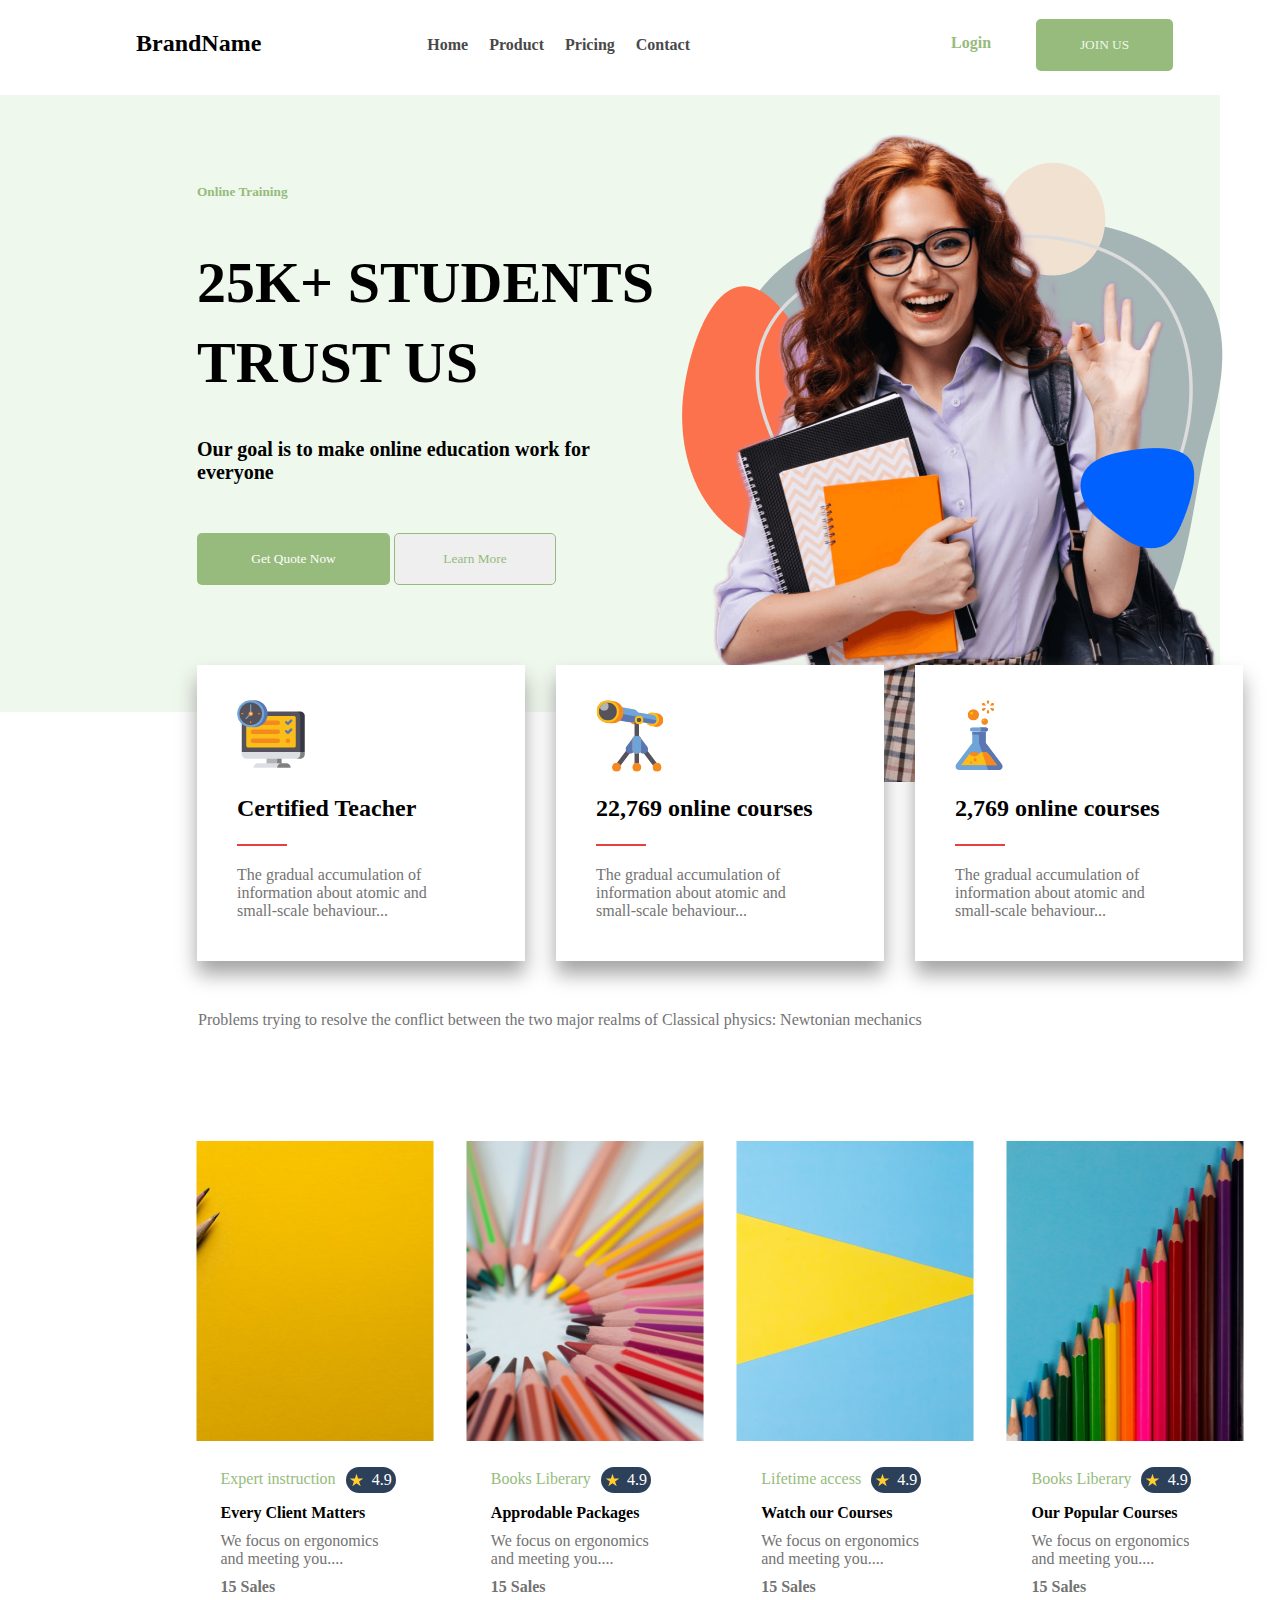
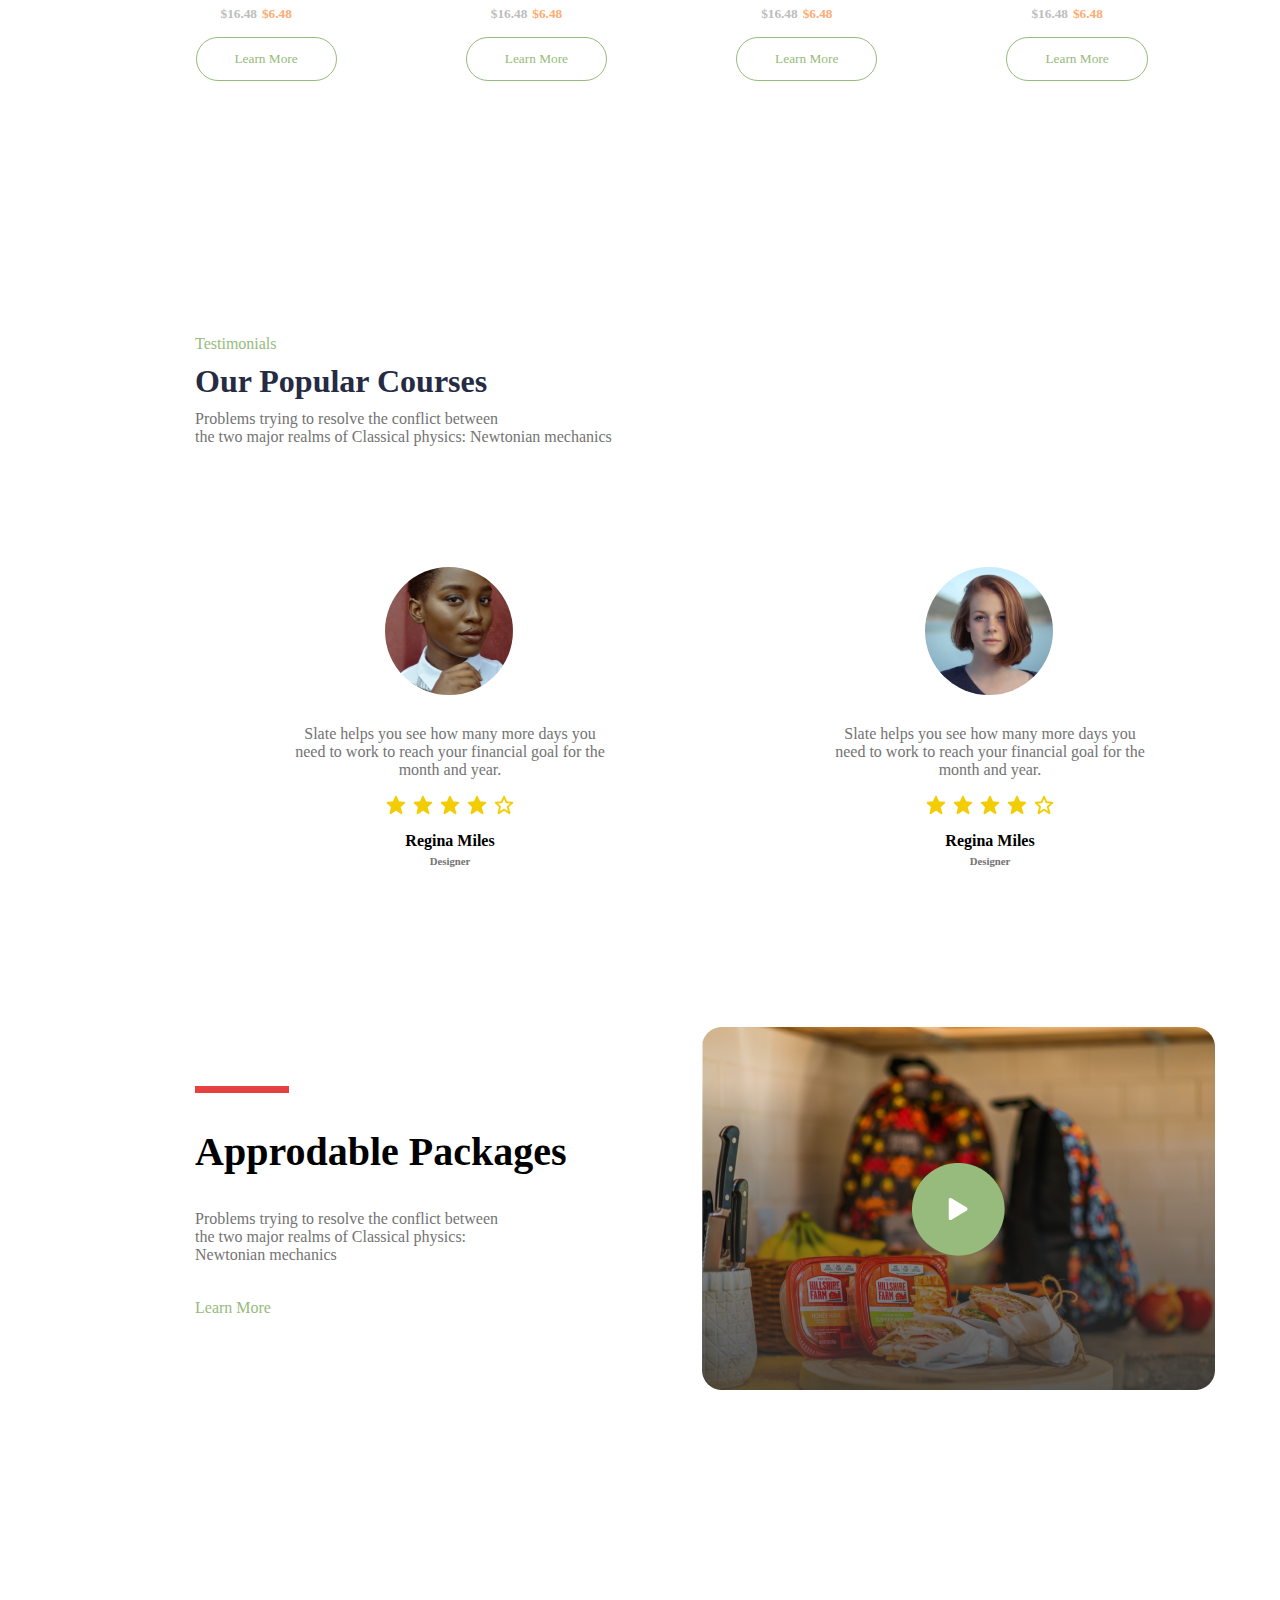
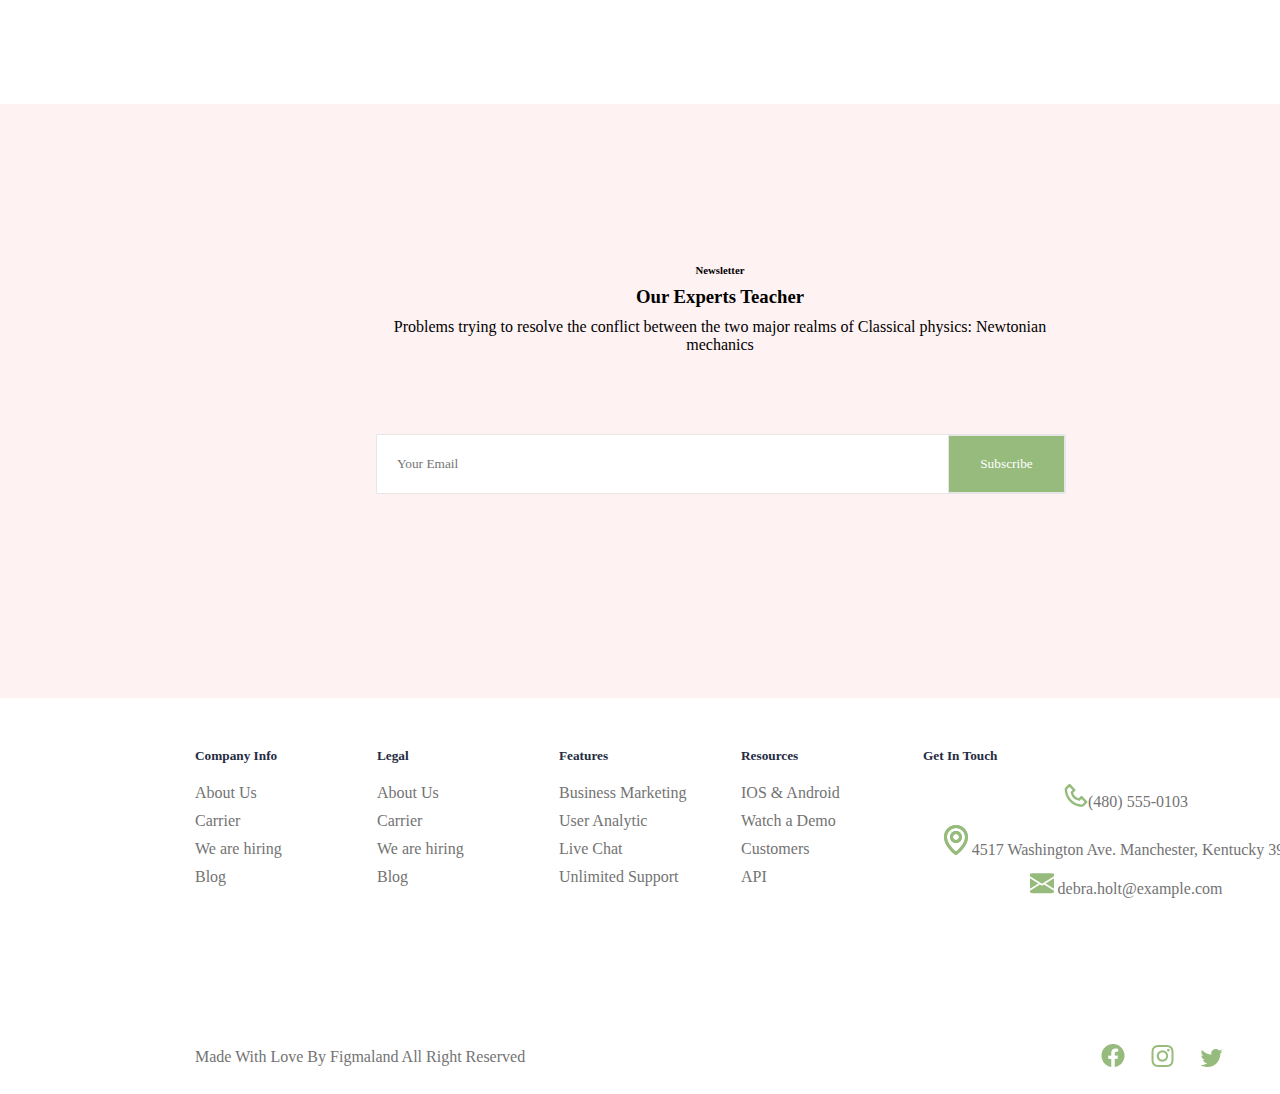
<file: d13(figma).html>
<!-- <DOCTYPE html> -->
<html>
    <head>
        <title>raiankit001 | welcome</title>
        <link rel="icon" href="imgs/Frame-card-img-1.png">
        <link rel="stylesheet" href="d13-figma.css">
        
    </head>
        <body>
            <nav>
                <h3 class="brandname">BrandName</h3>
                <div class="navopt">
                        <a href="#">Home</a>
                        <a href="#">Product</a>
                        <a href="#">Pricing</a>
                        <a href="#">Contact</a>
                </div>
                
                <div class="navopt2">
                        <a href="#">Login</a>
                </div>
                <div class="navopt3">
                        <button>JOIN US</button>
                </div>
            </nav>

            <div class="rectangle1">
                <div class="textdata">
                    <h5>Online Training</h5>
                    <h1 class="heading">25K+ STUDENTS TRUST US</h1>
                    <h4>Our goal is to make online education work for everyone</h4>
                    <button id="btn1" class="btn">Get Quote Now</button>
                    <button id="btn2" class="btn">Learn More</button>
                </div>
                <div class="girl"><img src="imgs/girl - with bg.png" alt=""></div>
            </div>
            <div class="cardrow">
                    <div class="card">
                        <div class="cardimg">
                            <img src="imgs/Frame-card-img-1.png" alt="">
                        </div>
                        <h3 class="cardhead">Certified Teacher</h3>
                        <div class="underline"></div>
                        <p class="cardpera">The gradual accumulation of 
                            information about atomic and 
                            small-scale behaviour...</p>
                    </div>
                    <div class="card">
                        <div class="cardimg">
                            <img src="imgs/Frame-card-img-2.svg" alt="">
                        </div>
                        <h3 class="cardhead">22,769 online courses</h3>
                        <div class="underline"></div>
                        <p class="cardpera">The gradual accumulation of 
                            information about atomic and 
                            small-scale behaviour...</p>
                    </div>
                    <div class="card">
                        <div class="cardimg">
                            <img src="imgs/Frame-card-img-3.svg" alt="">
                        </div>
                        <h3 class="cardhead">2,769 online courses</h3>
                        <div class="underline"></div>
                        <p class="cardpera">The gradual accumulation of 
                            information about atomic and 
                            small-scale behaviour...</p>
                    </div>
            </div>

            <div class="discription">
                Problems trying to resolve the conflict between 
                the two major realms of Classical physics: Newtonian mechanics </div>
            </div> 

            <div class="products">
                <div class="productcard">
                    <img src="imgs/product-cover-133 sec-.png" alt="" class="product-img">
                    <div class="rating-row">
                        <a class="product-category-link" href="#">Expert instruction</a>
                        <div class="ratings"><img src="star.svg" alt="">4.9</div>
                    </div>
                    <h5 class="product-title">Every Client Matters</h5>
                    <div class="product-disc">We focus on ergonomics 
                        and meeting you....</div>
                    
                    <div class="sales">15 Sales</div>
                    <div class="price"><h5 class="pre">$16.48</h5><h5 class="now">$6.48</h5></div>
                    <button class="product-button">Learn More</button>
                </div>
                <div class="productcard">
                    <img src="imgs/product-cover-131.png" alt="" class="product-img">
                    <div class="rating-row">
                        <a class="product-category-link" href="#">Books Liberary</a>
                        <div class="ratings"><img src="star.svg" alt="">4.9</div>
                    </div>
                    <h5 class="product-title">Approdable Packages</h5>
                    <div class="product-disc">We focus on ergonomics 
                        and meeting you....</div>
                    
                    <div class="sales">15 Sales</div>
                    <div class="price"><h5 class="pre">$16.48</h5><h5 class="now">$6.48</h5></div>
                    <button class="product-button">Learn More</button>
                </div>
                <div class="productcard">
                    <img src="imgs/product-cover-130 sec-.png" alt="" class="product-img">
                    <div class="rating-row">
                        <a class="product-category-link" href="#">Lifetime access</a>
                        <div class="ratings"><img src="star.svg" alt="">4.9</div>
                    </div>
                    <h5 class="product-title">Watch our Courses</h5>
                    <div class="product-disc">We focus on ergonomics 
                        and meeting you....</div>
                    
                    <div class="sales">15 Sales</div>
                    <div class="price"><h5 class="pre">$16.48</h5><h5 class="now">$6.48</h5></div>
                    <button class="product-button">Learn More</button>
                </div>
                <div class="productcard">
                    <img src="imgs/product-cover-132 sec-.png" alt="" class="product-img">
                    <div class="rating-row">
                        <a class="product-category-link" href="#">Books Liberary</a>
                        <div class="ratings"><img src="star.svg" alt="">4.9</div>
                    </div>
                    <h5 class="product-title">Our Popular Courses</h5>
                    <div class="product-disc">We focus on ergonomics 
                        and meeting you....</div>
                    
                    <div class="sales">15 Sales</div>
                    <div class="price"><h5 class="pre">$16.48</h5><h5 class="now">$6.48</h5></div>
                    <button class="product-button">Learn More</button>
                </div>
            </div>



            <div class="testimonials">
                <div class="content-box">
                    <div class="test-1">Testimonials</div>
                    <h1 class="test-2">Our Popular Courses</h1>
                    <p class="test-3">Problems trying to resolve the conflict between <br>
                        the two major realms of Classical physics: Newtonian mechanics </p>
                </div>
                <div class="staff">
                    <div class="staff1">
                        <img class="pic" src="imgs/testimonial-user-cover-1.svg" alt="">
                        <p class="staff-disc">Slate helps you see how many more days 
                            you need to work to reach your financial 
                            goal for the month and year.</p>
                        <img src="imgs/stars sec-.png" alt="" class="ratings">
                        <div class="staff-title">
                            <h5 class="staff-name">Regina Miles</h5>
                            <h6 class="staff-position">Designer</h6>
                        </div>
                    </div>
                    <div class="staff2">
                        <img class="pic" src="imgs/testimonial-user-cover-2.svg" alt="">
                        <p class="staff-disc">Slate helps you see how many more days 
                            you need to work to reach your financial 
                            goal for the month and year.</p>
                        <img src="imgs/stars sec-.png" alt="" class="ratings">
                        <div class="staff-title">
                            <h5 class="staff-name">Regina Miles</h5>
                            <h6 class="staff-position">Designer</h6>
                        </div>
                     </div>
                </div>
            </div>


            <div class="packages-box">
                <div class="packages-row">
                    <div class="box1">
                        <div class="colour-bar p35"></div>
                        <h2 class="package-name p35">Approdable Packages</h2>
                        <p class="package-discripion p35">Problems trying to resolve the conflict between 
                            the two major realms of Classical physics: 
                            Newtonian mechanics </p>
                        <a href="#" class="package-link">Learn More</a>
                    </div>
                    <div class="box2">
                        <img src="imgs/Video card.png" alt="">
                    </div>
                </div>
            </div>


           <div class="connect">
                <div class="row1">
                    <h6 class="p10">Newsletter</h6>
                    <h3 class="p10">Our Experts Teacher</h3>
                    <p class="p10">Problems trying to resolve the conflict between 
                        the two major realms of Classical physics: Newtonian mechanics </p>
                </div>
                <div class="row2">
                    <input type="email" placeholder="Your Email">
                    <button >Subscribe</button>
                </div>
           </div>
            <div class="footer">
                <div class="box1">
                    <div class="row1">
                        <div class="col">
                            <div class="minicol">
                                <h5 class="p20">Company Info</h5>
                                <a href="#" class="p10">About Us</a>
                                <a href="#" class="p10">Carrier</a>
                                <a href="#" class="p10">We are hiring</a>
                                <a href="#">Blog</a>
                            </div>
                        </div>
                        <div class="col">
                            <div class="minicol">
                                <h5 class="p20">Legal</h5>
                                <a href="#" class="p10">About Us</a>
                                <a href="#" class="p10">Carrier</a>
                                <a href="#" class="p10">We are hiring</a>
                                <a href="#">Blog</a>
                            </div>
                        </div>
                        <div class="col">
                            <div class="minicol">
                                <h5 class="p20">Features</h5>
                                <a href="#" class="p10">Business Marketing</a>
                                <a href="#" class="p10">User Analytic</a>
                                <a href="#" class="p10">Live Chat</a>
                                <a href="#">Unlimited Support</a>
                            </div>
                        </div>
                        <div class="col">
                            <div class="minicol">
                                <h5 class="p20">Resources</h5>
                                <a href="#" class="p10">IOS & Android</a>
                                <a href="#" class="p10">Watch a Demo</a>
                                <a href="#" class="p10">Customers</a>
                                <a href="#">API</a>
                            </div>
                        </div>
                        <div class="col">
                            <h5 class="p20">Get In Touch</h5>
                            <div class="add">
                                <div class="r1 p14"><img src="imgs/Vector-call.svg" alt="">(480) 555-0103</div>
                                <div class="r2 p14"><img src="imgs/Vector-gps.svg" alt=""> 4517 Washington Ave. Manchester, Kentucky 39495</div>
                                <div class="r3 p14"><img src="imgs/Vector-mail.svg" alt=""> debra.holt@example.com</div>
                            </div>
                        </div>
                    </div>
                </div>
                <div class="box2">
                    <div class="row2">
                        <div class="p1"><p>Made With Love By Figmaland All Right Reserved </p></div>
                        <div class="p2">
                            <img class="p22" src="imgs/Vector-fb.png" alt="">
                            <img class="p22" src="imgs/Vector-ig.png" alt="">
                            <img class="p22" src="imgs/Vector-twitter.png" alt="">
                        </div>                      
                    </div>
                </div>
            </div>
        </body>
</html>
</file>
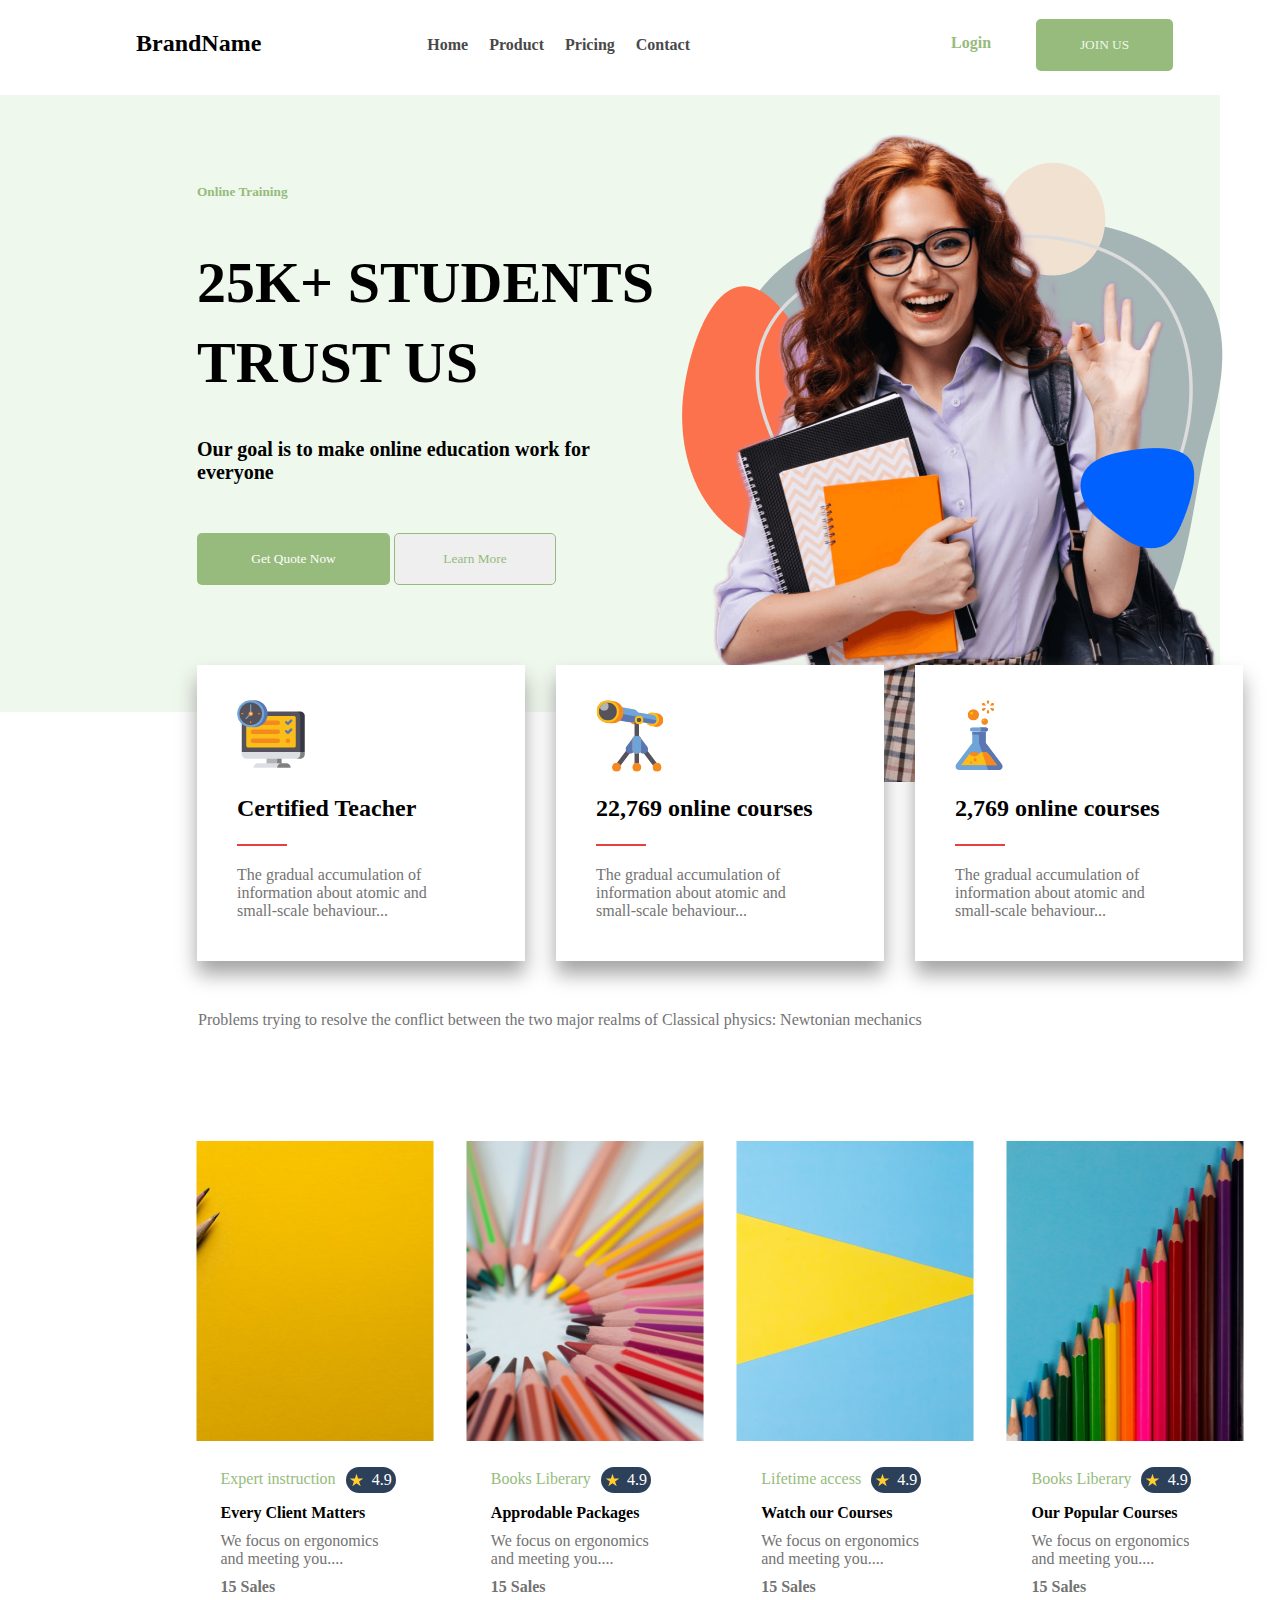
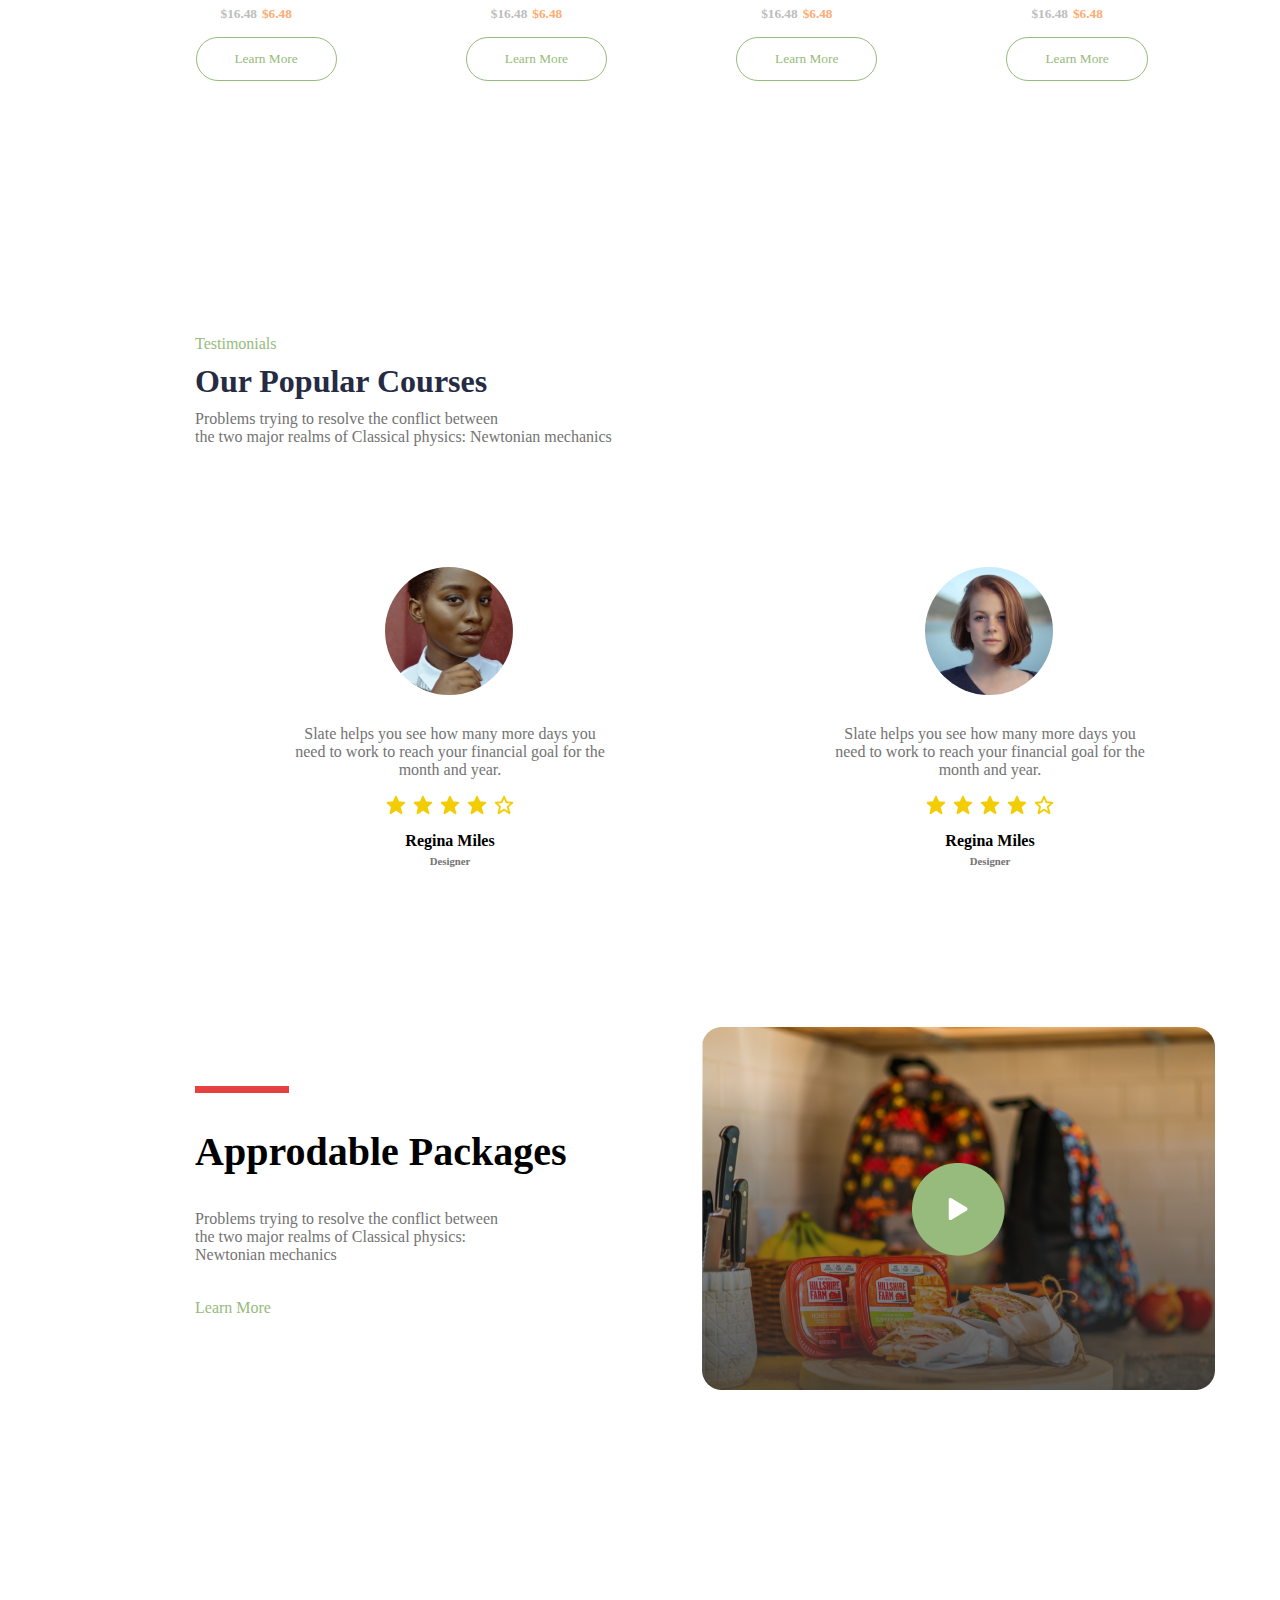
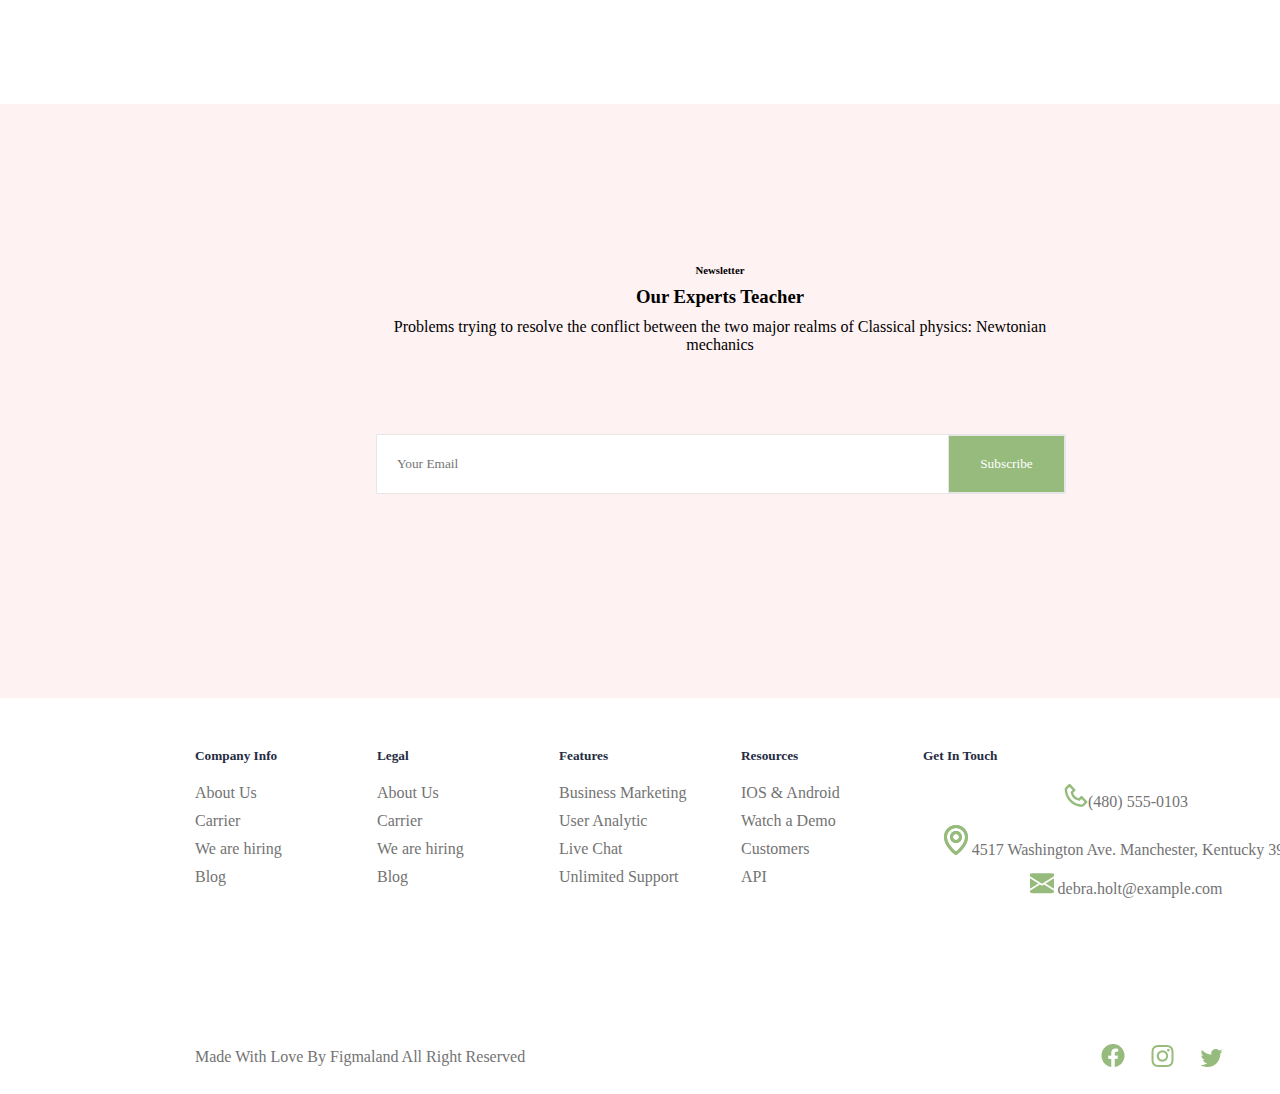
<file: project-1.html>
<!-- <DOCTYPE html> -->
<html>
    <head>
        <title>raiankit001 | welcome</title>
        <link rel="icon" href="imgs/my pic png.png">
        <link rel="stylesheet" href="pro1.css">
        
    </head>
        <body>
            <nav>
                <h3 class="brandname">BrandName</h3>
                <div class="navopt">
                        <a href="#">Home</a>
                        <a href="#">Product</a>
                        <a href="#">Pricing</a>
                        <a href="#">Contact</a>
                </div>
                
                <div class="navopt2">
                        <a href="#">Login</a>
                </div>
                <div class="navopt3">
                        <button>JOIN US</button>
                </div>
            </nav>

            <div class="rectangle1">
                <div class="textdata">
                    <h5>Online Training</h5>
                    <h1 class="heading">25K+ STUDENTS TRUST US</h1>
                    <h4>Our goal is to make online education work for everyone</h4>
                    <button id="btn1" class="btn">Get Quote Now</button>
                    <button id="btn2" class="btn">Learn More</button>
                </div>
                <div class="girl"><img src="imgs/girl - with bg.png" alt=""></div>
            </div>
            <div class="cardrow">
                    <div class="card">
                        <div class="cardimg">
                            <img src="imgs/Frame-card-img-1.png" alt="">
                        </div>
                        <h3 class="cardhead">Certified Teacher</h3>
                        <div class="underline"></div>
                        <p class="cardpera">The gradual accumulation of 
                            information about atomic and 
                            small-scale behaviour...</p>
                    </div>
                    <div class="card">
                        <div class="cardimg">
                            <img src="imgs/Frame-card-img-2.svg" alt="">
                        </div>
                        <h3 class="cardhead">22,769 online courses</h3>
                        <div class="underline"></div>
                        <p class="cardpera">The gradual accumulation of 
                            information about atomic and 
                            small-scale behaviour...</p>
                    </div>
                    <div class="card">
                        <div class="cardimg">
                            <img src="imgs/Frame-card-img-3.svg" alt="">
                        </div>
                        <h3 class="cardhead">2,769 online courses</h3>
                        <div class="underline"></div>
                        <p class="cardpera">The gradual accumulation of 
                            information about atomic and 
                            small-scale behaviour...</p>
                    </div>
            </div>

            <div class="discription">
                Problems trying to resolve the conflict between 
                the two major realms of Classical physics: Newtonian mechanics </div>
            </div> 

            <div class="products">
                <div class="productcard">
                    <img src="imgs/product-cover-133 sec-.png" alt="" class="product-img">
                    <div class="rating-row">
                        <a class="product-category-link" href="#">Expert instruction</a>
                        <div class="ratings"><img src="star.svg" alt="">4.9</div>
                    </div>
                    <h5 class="product-title">Every Client Matters</h5>
                    <div class="product-disc">We focus on ergonomics 
                        and meeting you....</div>
                    
                    <div class="sales">15 Sales</div>
                    <div class="price"><h5 class="pre">$16.48</h5><h5 class="now">$6.48</h5></div>
                    <button class="product-button">Learn More</button>
                </div>
                <div class="productcard">
                    <img src="imgs/product-cover-131.png" alt="" class="product-img">
                    <div class="rating-row">
                        <a class="product-category-link" href="#">Books Liberary</a>
                        <div class="ratings"><img src="star.svg" alt="">4.9</div>
                    </div>
                    <h5 class="product-title">Approdable Packages</h5>
                    <div class="product-disc">We focus on ergonomics 
                        and meeting you....</div>
                    
                    <div class="sales">15 Sales</div>
                    <div class="price"><h5 class="pre">$16.48</h5><h5 class="now">$6.48</h5></div>
                    <button class="product-button">Learn More</button>
                </div>
                <div class="productcard">
                    <img src="imgs/product-cover-130 sec-.png" alt="" class="product-img">
                    <div class="rating-row">
                        <a class="product-category-link" href="#">Lifetime access</a>
                        <div class="ratings"><img src="star.svg" alt="">4.9</div>
                    </div>
                    <h5 class="product-title">Watch our Courses</h5>
                    <div class="product-disc">We focus on ergonomics 
                        and meeting you....</div>
                    
                    <div class="sales">15 Sales</div>
                    <div class="price"><h5 class="pre">$16.48</h5><h5 class="now">$6.48</h5></div>
                    <button class="product-button">Learn More</button>
                </div>
                <div class="productcard">
                    <img src="imgs/product-cover-132 sec-.png" alt="" class="product-img">
                    <div class="rating-row">
                        <a class="product-category-link" href="#">Books Liberary</a>
                        <div class="ratings"><img src="star.svg" alt="">4.9</div>
                    </div>
                    <h5 class="product-title">Our Popular Courses</h5>
                    <div class="product-disc">We focus on ergonomics 
                        and meeting you....</div>
                    
                    <div class="sales">15 Sales</div>
                    <div class="price"><h5 class="pre">$16.48</h5><h5 class="now">$6.48</h5></div>
                    <button class="product-button">Learn More</button>
                </div>
            </div>



            <div class="testimonials">
                <div class="content-box">
                    <div class="test-1">Testimonials</div>
                    <h1 class="test-2">Our Popular Courses</h1>
                    <p class="test-3">Problems trying to resolve the conflict between <br>
                        the two major realms of Classical physics: Newtonian mechanics </p>
                </div>
                <div class="staff">
                    <div class="staff1">
                        <img class="pic" src="imgs/testimonial-user-cover-1.svg" alt="">
                        <p class="staff-disc">Slate helps you see how many more days 
                            you need to work to reach your financial 
                            goal for the month and year.</p>
                        <img src="imgs/stars sec-.png" alt="" class="ratings">
                        <div class="staff-title">
                            <h5 class="staff-name">Regina Miles</h5>
                            <h6 class="staff-position">Designer</h6>
                        </div>
                    </div>
                    <div class="staff2">
                        <img class="pic" src="imgs/testimonial-user-cover-2.svg" alt="">
                        <p class="staff-disc">Slate helps you see how many more days 
                            you need to work to reach your financial 
                            goal for the month and year.</p>
                        <img src="imgs/stars sec-.png" alt="" class="ratings">
                        <div class="staff-title">
                            <h5 class="staff-name">Regina Miles</h5>
                            <h6 class="staff-position">Designer</h6>
                        </div>
                     </div>
                </div>
            </div>


            <div class="packages-box">
                <div class="packages-row">
                    <div class="box1">
                        <div class="colour-bar p35"></div>
                        <h2 class="package-name p35">Approdable Packages</h2>
                        <p class="package-discripion p35">Problems trying to resolve the conflict between 
                            the two major realms of Classical physics: 
                            Newtonian mechanics </p>
                        <a href="#" class="package-link">Learn More</a>
                    </div>
                    <div class="box2">
                        <img src="imgs/Video card.png" alt="">
                    </div>
                </div>
            </div>


           <div class="connect">
                <div class="row1">
                    <h6 class="p10">Newsletter</h6>
                    <h3 class="p10">Our Experts Teacher</h3>
                    <p class="p10">Problems trying to resolve the conflict between 
                        the two major realms of Classical physics: Newtonian mechanics </p>
                </div>
                <div class="row2">
                    <input type="email" placeholder="Your Email">
                    <button >Subscribe</button>
                </div>
           </div>
            <div class="footer">
                <div class="box1">
                    <div class="row1">
                        <div class="col">
                            <div class="minicol">
                                <h5 class="p20">Company Info</h5>
                                <a href="#" class="p10">About Us</a>
                                <a href="#" class="p10">Carrier</a>
                                <a href="#" class="p10">We are hiring</a>
                                <a href="#">Blog</a>
                            </div>
                        </div>
                        <div class="col">
                            <div class="minicol">
                                <h5 class="p20">Legal</h5>
                                <a href="#" class="p10">About Us</a>
                                <a href="#" class="p10">Carrier</a>
                                <a href="#" class="p10">We are hiring</a>
                                <a href="#">Blog</a>
                            </div>
                        </div>
                        <div class="col">
                            <div class="minicol">
                                <h5 class="p20">Features</h5>
                                <a href="#" class="p10">Business Marketing</a>
                                <a href="#" class="p10">User Analytic</a>
                                <a href="#" class="p10">Live Chat</a>
                                <a href="#">Unlimited Support</a>
                            </div>
                        </div>
                        <div class="col">
                            <div class="minicol">
                                <h5 class="p20">Resources</h5>
                                <a href="#" class="p10">IOS & Android</a>
                                <a href="#" class="p10">Watch a Demo</a>
                                <a href="#" class="p10">Customers</a>
                                <a href="#">API</a>
                            </div>
                        </div>
                        <div class="col">
                            <h5 class="p20">Get In Touch</h5>
                            <div class="add">
                                <div class="r1 p14"><img src="imgs/Vector-call.svg" alt="">(480) 555-0103</div>
                                <div class="r2 p14"><img src="imgs/Vector-gps.svg" alt=""> 4517 Washington Ave. Manchester, Kentucky 39495</div>
                                <div class="r3 p14"><img src="imgs/Vector-mail.svg" alt=""> debra.holt@example.com</div>
                            </div>
                        </div>
                    </div>
                </div>
                <div class="box2">
                    <div class="row2">
                        <div class="p1"><p>Made With Love By Figmaland All Right Reserved </p></div>
                        <div class="p2">
                            <img class="p22" src="imgs/Vector-fb.png" alt="">
                            <img class="p22" src="imgs/Vector-ig.png" alt="">
                            <img class="p22" src="imgs/Vector-twitter.png" alt="">
                        </div>                      
                    </div>
                </div>
            </div>
        </body>
</html>
</file>
<file: d13-figma.css>
*{
    padding: 0;
    margin: 0;
    font-family:Montserrat;
}

.square{
    width: 703px;
    height: 543.79px;
    position: absolute;
    margin-left: 737px;
}
nav{
    height: 91px;
    width: 1322px;
    margin:auto;
    display:flex;
    margin-bottom: 4px;
}
.brandname{
    margin-left: 136px;
    margin-right: 83px;
    margin-top: 30px;
    font-size: 24px;
} 

.navopt{
    display: flex   ;
    margin-left: 83px;
}

.navopt  a{
    line-height: 24px;
    font-weight: 700;
    margin-top: 33px;
    margin-right: 21px;
    text-decoration: none;
    color: rgb(74, 73, 73);
}



.navopt2 a{
    padding-left: 240px;
    position: relative;
    top: 34px;
    font-weight: 700;
    text-decoration: none;
    color: #96BB7C;
}

.navopt3 button{
    height: 52px;
    width: 137px;
    border-radius: 5px;
    border:none;
    background-color: #96BB7C;
    color: #EFF8ED;
    position: relative;
    top: 19px;
    left: 45px;
}



/* ---------------------------------------- */



.rectangle1{
    width: 1220px;
    height: 617px;
    background-color: #EFF8ED;
    display: flex;
}
.rectangle1 .girl{
    position: relative;
    margin-left: 110px;
}
.rectangle1 .textdata{
    width: 599px;
    height:401px;
    position: relative;
    top: 89px;
    left: 197px;
}



.rectangle1 h5{
    height: 24px;
    color: #96BB7C;
}

.rectangle1 h1{
    height: 160px;
    width: 542px;
    line-height: 80px;
    font-size: 58px;
    position: relative;
    top: 35px;
    margin-bottom: 35px;
}

.rectangle1 h4{
    height: 60px;
    width: 450px;
    position: relative;
    top: 35px;
    font-size: 20px;
    margin-bottom: 35px;
}

.rectangle1 .textdata #btn1{
    height: 52px;
    position: relative;
    top: 35px;
    width: 193px;
    border-radius:5px;
    border: none;
    background-color: #96BB7C;
    color: white;
}
.rectangle1 .textdata #btn2{
    height: 52px;
    position: relative;
    top: 35px;
    width: 162px;
    border-radius:5px;
    border: 1px solid #96BB7C;
    color: #96BB7C;
}
/* -------------Card row--------------------------- */
.cardrow{
    display: flex;
    width: 1046px;
    justify-content: space-between;
    position: absolute;
    left: 197px;
    top: 665px;
}
.card{
    background-color: white;
    width: 328px;
    height: 296px;
    box-shadow: 0px 13px 19px #a3a3a3;
}

.cardimg{
    height: 72px;
    width: 72px;
    padding-left: 40px;
    padding-top: 35px;
    padding-bottom: 20px;
}

.cardhead{
    margin-left: 40px;
    margin-bottom: 20px;
    font-size: 24px;
    line-height: 32px;
}
.underline{
    border-bottom: 2px solid #E74040;
    width: 50px;
    margin-left: 40px;
    margin-bottom: 20px;
}
.cardpera{
    margin-left: 40px;
    width: 222px;
    color: #737373;
}


/* ---------------------------------------- */

.discription{
    margin-left: 198px;
    margin-top: 299px;
    color: #737373;
}

/* ---------------------------------------- */

.products{
    display: flex;
    margin-left: 195.5px;
    margin-top: 112px;
    width: 1049px;
    justify-content: space-between;
}
.productcard{
    width: 238px;
    height: 602px;
}
.productcard img{
    width: 238px;
    height: 300px;
}

.products .productcard .rating-row{
    width: 192px;
    display: flex;
    margin-left: 25px;
    margin-top: 26px;
    margin-bottom: 11px;
}
.products .productcard .rating-row .product-category-link{
    text-decoration: none;
    color: #96BB7C;
    line-height: 24px;
}

.productcard .ratings{
    border-radius: 20px;
    width: 50px;
    height: 26px;
    background-color: #2D4059;
    display: flex;
    align-items: center;
    color: white;
    justify-content: space-around;
    margin-left: 10px;
}
.productcard .ratings img{
    width: 15;
    height: 14.5;
}

.product-title{
    margin-left: 25px;
    font-size: 16px;
    margin-bottom: 10px;
}

.product-disc{
    width: 182px;
    margin-left: 25px;
    color: #737373;
    margin-bottom: 10px;
}

.sales{
    color: #737373;
    font-weight: 700;
    margin-left: 25px;
    margin-bottom: 10px;
}
.price{
    margin-left: 25px;
    display: flex;
    margin-bottom: 15px;
}
.price .pre{
    color: #BDBDBD;
}
.price .now{
    padding-left: 5px;
    color:#FFAB71
}
.product-button{
    border: 1px solid #96BB7C;
    color: #96BB7C;
    background-color: white;
    width: 141.14px;
    height: 44px;
    border-radius: 37px;
}
/* --------------testimonials-------------------------- */

.testimonials{
    width: 1050px;
    margin-left: 195px;
    margin-top: 192px;
}

.content-box{
    margin-top: 160px;
    width: 691px;
}
.test-1{
    padding-bottom: 10px;
    color: #96BB7C;
}

.test-2{
    padding-bottom: 10px;
    color: #252B42;
}

.test-3{
    color: #737373;
    width: 469px;
}

.staff{
    margin-top: 96px;
    display: flex;
    justify-content: space-between;
}

.staff1, .staff2{
    width: 510px;
}
.staff1 .pic, .staff2 .pic{
    border-radius: 50%;
    margin-top: 25px;
    margin-left: 190px;
    margin-bottom: 30px;
}

.staff1 .staff-disc,.staff2 .staff-disc{
    width: 320px;
    text-align: center;
    margin: auto;
    color: #737373;
}
.staff1 .ratings,.staff2 .ratings{
    padding-top: 15px;
    display: flex;
    margin: auto;
    padding-bottom: 15px;
}

.staff-title {
    width: 155px;
    margin: auto;
}
.staff-name{
    margin-bottom: 5px;
    font-size: 16px;
}
.staff-position{
    color: #737373;
}
.staff-title .staff-name,
.staff-title .staff-position{
    text-align: center;
}
/* ---------------------------------------- */

.packages-box{
    height: 676px;
}
.packages-row{
    display: flex;
}
.packages-box .packages-row{
    width: 1050px;
    margin-left: 195px;
    margin-top: 160px;
    height: 363px;
}
.packages-row .box1{
    width: 507px;
    margin-top: 58.5px;
}
.packages-row .colour-bar{
    height: 7px;
    background-color: #E74040;
    width: 94px;
}

.package-name{
    font-size: 40px;
}
.package-discripion{
    width: 315px;
    color: #737373;
}
.package-link{
    text-decoration: none;
    color: #96BB7C;
}
.p35{
    margin-bottom: 35px;
}

.box2{
    width: 513px;
}
/* ---------------------------------------- */

.connect{
    height: 594px;
    background-color: #FFF2F3;
    border-top: 1px solid white; 
}
.p10{
    margin-bottom: 10px;
}
.connect .row1{
    width: 691px;
    margin-top: 160px;
    margin-left: 374.5px;
    text-align: center;
}

.connect .row2{
    margin-top: 80px;
    width: 688px; 
    border:1px solid #E6E6E6;
    border-radius: 1px;
    display: flex;
    margin-left: 376px;
}
.row2 input{
    height: 58px;
    width: 571px;
    text-align: left;
    padding-left: 20px;
    border: none;
}

.connect .row2 button{
    background-color: #96BB7C;
    color: white;
    width: 117px;
    height: 58px;
    border:1px solid #E6E6E6;
}

/* ---------------------------------------- */

.footer .box1{
    height: 272px;
}
.minicol a{
    display: block;
    text-decoration: none;
    color: #737373;
}
.footer .box1 .row1{
    width: 1050px;
    height: 170px;
    margin-top: 50px;
    margin-left: 195px;
    display: flex;
}
.p20{
    margin-bottom: 20px;
}
.p10{
    margin-bottom: 10px;
}
.p14{
    margin-bottom: 14px;
}
.p22{
    margin-right: 22px;
}
.col{
    padding-right: 30px;
    width: 152px;
}
.col h5{
    color: #252B42;
}
.col .add{
    width: 321px;
    width: 406px;
    text-align: center;
    color: #737373;
}


.footer .box2 .row2{
    width: 1050px;
    height: 74px;
    margin-left: 195px;
    display: flex;
    justify-content: space-between;
    color: #737373;
    align-items: center;
}
</file>
<file: pro1.css>
*{
    padding: 0;
    margin: 0;
    font-family:Montserrat;
}

.square{
    width: 703px;
    height: 543.79px;
    position: absolute;
    margin-left: 737px;
}
nav{
    height: 91px;
    width: 1322px;
    margin:auto;
    display:flex;
    margin-bottom: 4px;
}
.brandname{
    margin-left: 136px;
    margin-right: 83px;
    margin-top: 30px;
    font-size: 24px;
} 

.navopt{
    display: flex   ;
    margin-left: 83px;
}

.navopt  a{
    line-height: 24px;
    font-weight: 700;
    margin-top: 33px;
    margin-right: 21px;
    text-decoration: none;
    color: rgb(74, 73, 73);
}



.navopt2 a{
    padding-left: 240px;
    position: relative;
    top: 34px;
    font-weight: 700;
    text-decoration: none;
    color: #96BB7C;
}

.navopt3 button{
    height: 52px;
    width: 137px;
    border-radius: 5px;
    border:none;
    background-color: #96BB7C;
    color: #EFF8ED;
    position: relative;
    top: 19px;
    left: 45px;
}



/* ---------------------------------------- */



.rectangle1{
    width: 1220px;
    height: 617px;
    background-color: #EFF8ED;
    display: flex;
}
.rectangle1 .girl{
    position: relative;
    margin-left: 110px;
}
.rectangle1 .textdata{
    width: 599px;
    height:401px;
    position: relative;
    top: 89px;
    left: 197px;
}



.rectangle1 h5{
    height: 24px;
    color: #96BB7C;
}

.rectangle1 h1{
    height: 160px;
    width: 542px;
    line-height: 80px;
    font-size: 58px;
    position: relative;
    top: 35px;
    margin-bottom: 35px;
}

.rectangle1 h4{
    height: 60px;
    width: 450px;
    position: relative;
    top: 35px;
    font-size: 20px;
    margin-bottom: 35px;
}

.rectangle1 .textdata #btn1{
    height: 52px;
    position: relative;
    top: 35px;
    width: 193px;
    border-radius:5px;
    border: none;
    background-color: #96BB7C;
    color: white;
}
.rectangle1 .textdata #btn2{
    height: 52px;
    position: relative;
    top: 35px;
    width: 162px;
    border-radius:5px;
    border: 1px solid #96BB7C;
    color: #96BB7C;
}
/* -------------Card row--------------------------- */
.cardrow{
    display: flex;
    width: 1046px;
    justify-content: space-between;
    position: absolute;
    left: 197px;
    top: 665px;
}
.card{
    background-color: white;
    width: 328px;
    height: 296px;
    box-shadow: 0px 13px 19px #a3a3a3;
}

.cardimg{
    height: 72px;
    width: 72px;
    padding-left: 40px;
    padding-top: 35px;
    padding-bottom: 20px;
}

.cardhead{
    margin-left: 40px;
    margin-bottom: 20px;
    font-size: 24px;
    line-height: 32px;
}
.underline{
    border-bottom: 2px solid #E74040;
    width: 50px;
    margin-left: 40px;
    margin-bottom: 20px;
}
.cardpera{
    margin-left: 40px;
    width: 222px;
    color: #737373;
}


/* ---------------------------------------- */

.discription{
    margin-left: 198px;
    margin-top: 299px;
    color: #737373;
}

/* ---------------------------------------- */

.products{
    display: flex;
    margin-left: 195.5px;
    margin-top: 112px;
    width: 1049px;
    justify-content: space-between;
}
.productcard{
    width: 238px;
    height: 602px;
}
.productcard img{
    width: 238px;
    height: 300px;
}

.products .productcard .rating-row{
    width: 192px;
    display: flex;
    margin-left: 25px;
    margin-top: 26px;
    margin-bottom: 11px;
}
.products .productcard .rating-row .product-category-link{
    text-decoration: none;
    color: #96BB7C;
    line-height: 24px;
}

.productcard .ratings{
    border-radius: 20px;
    width: 50px;
    height: 26px;
    background-color: #2D4059;
    display: flex;
    align-items: center;
    color: white;
    justify-content: space-around;
    margin-left: 10px;
}
.productcard .ratings img{
    width: 15;
    height: 14.5;
}

.product-title{
    margin-left: 25px;
    font-size: 16px;
    margin-bottom: 10px;
}

.product-disc{
    width: 182px;
    margin-left: 25px;
    color: #737373;
    margin-bottom: 10px;
}

.sales{
    color: #737373;
    font-weight: 700;
    margin-left: 25px;
    margin-bottom: 10px;
}
.price{
    margin-left: 25px;
    display: flex;
    margin-bottom: 15px;
}
.price .pre{
    color: #BDBDBD;
}
.price .now{
    padding-left: 5px;
    color:#FFAB71
}
.product-button{
    border: 1px solid #96BB7C;
    color: #96BB7C;
    background-color: white;
    width: 141.14px;
    height: 44px;
    border-radius: 37px;
}
/* --------------testimonials-------------------------- */

.testimonials{
    width: 1050px;
    margin-left: 195px;
    margin-top: 192px;
}

.content-box{
    margin-top: 160px;
    width: 691px;
}
.test-1{
    padding-bottom: 10px;
    color: #96BB7C;
}

.test-2{
    padding-bottom: 10px;
    color: #252B42;
}

.test-3{
    color: #737373;
    width: 469px;
}

.staff{
    margin-top: 96px;
    display: flex;
    justify-content: space-between;
}

.staff1, .staff2{
    width: 510px;
}
.staff1 .pic, .staff2 .pic{
    border-radius: 50%;
    margin-top: 25px;
    margin-left: 190px;
    margin-bottom: 30px;
}

.staff1 .staff-disc,.staff2 .staff-disc{
    width: 320px;
    text-align: center;
    margin: auto;
    color: #737373;
}
.staff1 .ratings,.staff2 .ratings{
    padding-top: 15px;
    display: flex;
    margin: auto;
    padding-bottom: 15px;
}

.staff-title {
    width: 155px;
    margin: auto;
}
.staff-name{
    margin-bottom: 5px;
    font-size: 16px;
}
.staff-position{
    color: #737373;
}
.staff-title .staff-name,
.staff-title .staff-position{
    text-align: center;
}
/* ---------------------------------------- */

.packages-box{
    height: 676px;
}
.packages-row{
    display: flex;
}
.packages-box .packages-row{
    width: 1050px;
    margin-left: 195px;
    margin-top: 160px;
    height: 363px;
}
.packages-row .box1{
    width: 507px;
    margin-top: 58.5px;
}
.packages-row .colour-bar{
    height: 7px;
    background-color: #E74040;
    width: 94px;
}

.package-name{
    font-size: 40px;
}
.package-discripion{
    width: 315px;
    color: #737373;
}
.package-link{
    text-decoration: none;
    color: #96BB7C;
}
.p35{
    margin-bottom: 35px;
}

.box2{
    width: 513px;
}
/* ---------------------------------------- */

.connect{
    height: 594px;
    background-color: #FFF2F3;
    border-top: 1px solid white; 
}
.p10{
    margin-bottom: 10px;
}
.connect .row1{
    width: 691px;
    margin-top: 160px;
    margin-left: 374.5px;
    text-align: center;
}

.connect .row2{
    margin-top: 80px;
    width: 688px; 
    border:1px solid #E6E6E6;
    border-radius: 1px;
    display: flex;
    margin-left: 376px;
}
.row2 input{
    height: 58px;
    width: 571px;
    text-align: left;
    padding-left: 20px;
    border: none;
}

.connect .row2 button{
    background-color: #96BB7C;
    color: white;
    width: 117px;
    height: 58px;
    border:1px solid #E6E6E6;
}

/* ---------------------------------------- */

.footer .box1{
    height: 272px;
}
.minicol a{
    display: block;
    text-decoration: none;
    color: #737373;
}
.footer .box1 .row1{
    width: 1050px;
    height: 170px;
    margin-top: 50px;
    margin-left: 195px;
    display: flex;
}
.p20{
    margin-bottom: 20px;
}
.p10{
    margin-bottom: 10px;
}
.p14{
    margin-bottom: 14px;
}
.p22{
    margin-right: 22px;
}
.col{
    padding-right: 30px;
    width: 152px;
}
.col h5{
    color: #252B42;
}
.col .add{
    width: 321px;
    width: 406px;
    text-align: center;
    color: #737373;
}


.footer .box2 .row2{
    width: 1050px;
    height: 74px;
    margin-left: 195px;
    display: flex;
    justify-content: space-between;
    color: #737373;
    align-items: center;
}
</file>
